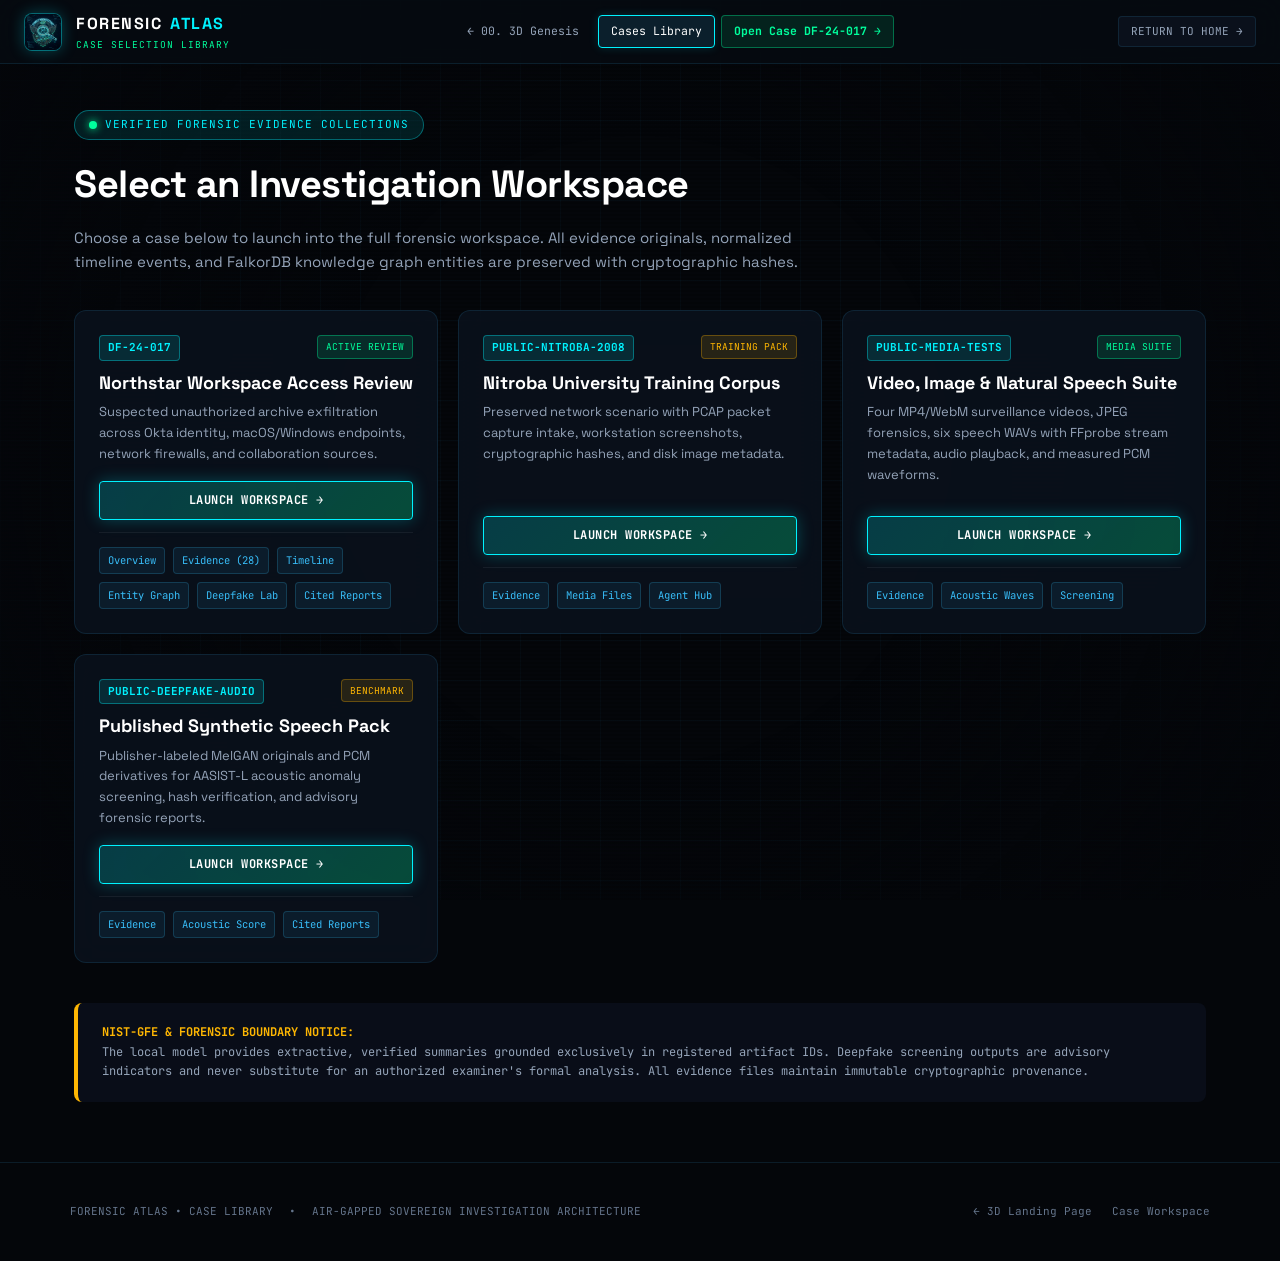
<file: landing-page/cases.html>
<!DOCTYPE html>
<html lang="en">
<head>
  <meta charset="UTF-8">
  <meta name="viewport" content="width=device-width, initial-scale=1.0">
  <title>Forensic Atlas — Case Selection Library</title>
  <meta name="description" content="Explore digital forensics test cases across identity, endpoint, network, and audio-visual media in Forensic Atlas.">
  
  <!-- Fonts -->
  <link rel="preconnect" href="https://fonts.googleapis.com">
  <link rel="preconnect" href="https://fonts.gstatic.com" crossorigin>
  <link href="https://fonts.googleapis.com/css2?family=JetBrains+Mono:wght@400;500;600;700;800&family=Space+Grotesk:wght@400;500;600;700;800&display=swap" rel="stylesheet">
  
  <!-- Cyber Styling -->
  <link rel="stylesheet" href="frontpage.css">
  
  <style>
    .case-library-container {
      max-width: 1180px;
      margin: 0 auto;
      padding: 110px 24px 60px;
      position: relative;
      z-index: 10;
    }

    .library-header {
      margin-bottom: 36px;
    }

    .library-badge {
      display: inline-flex;
      align-items: center;
      gap: 8px;
      padding: 5px 14px;
      border-radius: 999px;
      background: rgba(0, 242, 254, 0.1);
      border: 1px solid var(--border-glow);
      font-family: var(--font-mono);
      font-size: 11px;
      color: var(--color-cyan);
      letter-spacing: 1px;
      margin-bottom: 14px;
    }

    .library-title {
      font-size: 38px;
      font-weight: 800;
      color: #fff;
      letter-spacing: -0.5px;
      margin-bottom: 12px;
    }

    .library-desc {
      font-size: 15px;
      color: var(--text-secondary);
      max-width: 760px;
      line-height: 1.6;
    }

    .cases-grid-layout {
      display: grid;
      grid-template-columns: repeat(auto-fit, minmax(320px, 1fr));
      gap: 20px;
      margin-top: 30px;
    }

    .case-card {
      background: var(--bg-card);
      border: 1px solid var(--border-subtle);
      border-radius: 12px;
      padding: 24px;
      backdrop-filter: blur(16px);
      transition: var(--transition-smooth);
      display: flex;
      flex-direction: column;
      justify-content: space-between;
      gap: 16px;
      position: relative;
      overflow: hidden;
    }

    .case-card:hover {
      border-color: var(--border-glow);
      transform: translateY(-3px);
      box-shadow: 0 16px 36px rgba(0, 242, 254, 0.14);
    }

    .case-card-header {
      display: flex;
      align-items: flex-start;
      justify-content: space-between;
      gap: 12px;
    }

    .case-id-tag {
      font-family: var(--font-mono);
      font-size: 11px;
      font-weight: 700;
      padding: 3px 8px;
      border-radius: 4px;
      background: rgba(0, 242, 254, 0.12);
      border: 1px solid var(--border-glow);
      color: var(--color-cyan);
    }

    .case-status-badge {
      font-family: var(--font-mono);
      font-size: 9.5px;
      padding: 3px 8px;
      border-radius: 4px;
      text-transform: uppercase;
    }

    .case-status-badge.active {
      background: rgba(0, 255, 157, 0.12);
      border: 1px solid var(--border-emerald-glow);
      color: var(--color-emerald);
    }

    .case-status-badge.training {
      background: rgba(255, 183, 3, 0.12);
      border: 1px solid rgba(255, 183, 3, 0.3);
      color: var(--color-amber);
    }

    .case-name {
      font-size: 18px;
      font-weight: 700;
      color: #fff;
      line-height: 1.3;
    }

    .case-summary {
      font-size: 13px;
      color: var(--text-secondary);
      line-height: 1.6;
    }

    .case-nav-links {
      display: flex;
      flex-wrap: wrap;
      gap: 8px;
      padding-top: 14px;
      border-top: 1px solid rgba(255, 255, 255, 0.06);
    }

    .case-nav-btn {
      font-family: var(--font-mono);
      font-size: 10.5px;
      color: var(--color-blue);
      text-decoration: none;
      padding: 4px 8px;
      border-radius: 4px;
      background: rgba(56, 189, 248, 0.08);
      border: 1px solid rgba(56, 189, 248, 0.2);
      transition: var(--transition-fast);
    }

    .case-nav-btn:hover {
      color: #fff;
      background: rgba(0, 242, 254, 0.2);
      border-color: var(--color-cyan);
    }

    .coverage-notice-callout {
      margin-top: 40px;
      padding: 20px 24px;
      border-radius: 8px;
      background: rgba(12, 18, 30, 0.7);
      border-left: 4px solid var(--color-amber);
      font-family: var(--font-mono);
      font-size: 12px;
      color: var(--text-secondary);
      line-height: 1.65;
    }

    .coverage-notice-callout strong {
      color: var(--color-amber);
    }
  </style>
</head>
<body>

  <!-- Cyber Grid & Scanline Layers -->
  <div class="cyber-grid"></div>
  <div class="cyber-scanlines"></div>
  <div class="vignette"></div>

  <!-- ── FIXED TOP NAVIGATION ── -->
  <header class="top-nav">
    <a href="index.html" class="brand-block">
      <div class="brand-icon">
        <img src="forensic_atlas_badge.jpg" alt="Forensic Atlas Badge">
      </div>
      <div class="brand-text">
        <h1>Forensic <span>Atlas</span></h1>
        <div class="sub">CASE SELECTION LIBRARY</div>
      </div>
    </a>

    <nav class="nav-modules-strip">
      <a href="index.html" class="nav-module-link">
        <span>&larr; 00. 3D Genesis</span>
      </a>
      <a href="cases.html" class="nav-module-link active">
        <span>Cases Library</span>
      </a>
      <a href="workspace.html?case=DF-24-017" class="nav-module-link highlight">
        <span>Open Case DF-24-017 &rarr;</span>
      </a>
    </nav>

    <div class="nav-actions">
      <a href="index.html" class="bw-btn" style="text-decoration: none;">
        <span>RETURN TO HOME &rarr;</span>
      </a>
    </div>
  </header>

  <!-- ── CASE LIBRARY CONTENT ── -->
  <main class="case-library-container">
    <div class="library-header">
      <div class="library-badge">
        <span class="intro-dot"></span>
        <span>VERIFIED FORENSIC EVIDENCE COLLECTIONS</span>
      </div>
      <h1 class="library-title">Select an Investigation Workspace</h1>
      <p class="library-desc">
        Choose a case below to launch into the full forensic workspace. All evidence originals, normalized timeline events, and FalkorDB knowledge graph entities are preserved with cryptographic hashes.
      </p>
    </div>

    <div class="cases-grid-layout">
      <!-- Case 1: Northstar -->
      <article class="case-card">
        <div>
          <div class="case-card-header">
            <span class="case-id-tag">DF-24-017</span>
            <span class="case-status-badge active">ACTIVE REVIEW</span>
          </div>
          <h2 class="case-name" style="margin-top: 10px;">Northstar Workspace Access Review</h2>
          <p class="case-summary" style="margin-top: 8px;">
            Suspected unauthorized archive exfiltration across Okta identity, macOS/Windows endpoints, network firewalls, and collaboration sources.
          </p>
        </div>

        <div>
          <a href="workspace.html?case=DF-24-017" class="surge-btn" style="width: 100%; justify-content: center; margin-bottom: 12px; text-decoration: none;">
            <span>LAUNCH WORKSPACE &rarr;</span>
          </a>
          <div class="case-nav-links">
            <a href="workspace.html?case=DF-24-017#overview" class="case-nav-btn">Overview</a>
            <a href="workspace.html?case=DF-24-017#evidence" class="case-nav-btn">Evidence (28)</a>
            <a href="workspace.html?case=DF-24-017#timeline" class="case-nav-btn">Timeline</a>
            <a href="workspace.html?case=DF-24-017#entities" class="case-nav-btn">Entity Graph</a>
            <a href="workspace.html?case=DF-24-017#deepfake" class="case-nav-btn">Deepfake Lab</a>
            <a href="workspace.html?case=DF-24-017#reports" class="case-nav-btn">Cited Reports</a>
          </div>
        </div>
      </article>

      <!-- Case 2: Nitroba -->
      <article class="case-card">
        <div>
          <div class="case-card-header">
            <span class="case-id-tag">PUBLIC-NITROBA-2008</span>
            <span class="case-status-badge training">TRAINING PACK</span>
          </div>
          <h2 class="case-name" style="margin-top: 10px;">Nitroba University Training Corpus</h2>
          <p class="case-summary" style="margin-top: 8px;">
            Preserved network scenario with PCAP packet capture intake, workstation screenshots, cryptographic hashes, and disk image metadata.
          </p>
        </div>

        <div>
          <a href="workspace.html?case=PUBLIC-NITROBA-2008" class="surge-btn" style="width: 100%; justify-content: center; margin-bottom: 12px; text-decoration: none;">
            <span>LAUNCH WORKSPACE &rarr;</span>
          </a>
          <div class="case-nav-links">
            <a href="workspace.html?case=PUBLIC-NITROBA-2008#evidence" class="case-nav-btn">Evidence</a>
            <a href="workspace.html?case=PUBLIC-NITROBA-2008#media" class="case-nav-btn">Media Files</a>
            <a href="workspace.html?case=PUBLIC-NITROBA-2008#agents" class="case-nav-btn">Agent Hub</a>
          </div>
        </div>
      </article>

      <!-- Case 3: Public Media Tests -->
      <article class="case-card">
        <div>
          <div class="case-card-header">
            <span class="case-id-tag">PUBLIC-MEDIA-TESTS</span>
            <span class="case-status-badge active">MEDIA SUITE</span>
          </div>
          <h2 class="case-name" style="margin-top: 10px;">Video, Image &amp; Natural Speech Suite</h2>
          <p class="case-summary" style="margin-top: 8px;">
            Four MP4/WebM surveillance videos, JPEG forensics, six speech WAVs with FFprobe stream metadata, audio playback, and measured PCM waveforms.
          </p>
        </div>

        <div>
          <a href="workspace.html?case=PUBLIC-MEDIA-TESTS" class="surge-btn" style="width: 100%; justify-content: center; margin-bottom: 12px; text-decoration: none;">
            <span>LAUNCH WORKSPACE &rarr;</span>
          </a>
          <div class="case-nav-links">
            <a href="workspace.html?case=PUBLIC-MEDIA-TESTS#evidence" class="case-nav-btn">Evidence</a>
            <a href="workspace.html?case=PUBLIC-MEDIA-TESTS#media" class="case-nav-btn">Acoustic Waves</a>
            <a href="workspace.html?case=PUBLIC-MEDIA-TESTS#deepfake" class="case-nav-btn">Screening</a>
          </div>
        </div>
      </article>

      <!-- Case 4: Deepfake Audio -->
      <article class="case-card">
        <div>
          <div class="case-card-header">
            <span class="case-id-tag">PUBLIC-DEEPFAKE-AUDIO</span>
            <span class="case-status-badge training">BENCHMARK</span>
          </div>
          <h2 class="case-name" style="margin-top: 10px;">Published Synthetic Speech Pack</h2>
          <p class="case-summary" style="margin-top: 8px;">
            Publisher-labeled MelGAN originals and PCM derivatives for AASIST-L acoustic anomaly screening, hash verification, and advisory forensic reports.
          </p>
        </div>

        <div>
          <a href="workspace.html?case=PUBLIC-DEEPFAKE-AUDIO" class="surge-btn" style="width: 100%; justify-content: center; margin-bottom: 12px; text-decoration: none;">
            <span>LAUNCH WORKSPACE &rarr;</span>
          </a>
          <div class="case-nav-links">
            <a href="workspace.html?case=PUBLIC-DEEPFAKE-AUDIO#evidence" class="case-nav-btn">Evidence</a>
            <a href="workspace.html?case=PUBLIC-DEEPFAKE-AUDIO#deepfake" class="case-nav-btn">Acoustic Score</a>
            <a href="workspace.html?case=PUBLIC-DEEPFAKE-AUDIO#reports" class="case-nav-btn">Cited Reports</a>
          </div>
        </div>
      </article>
    </div>

    <!-- NIST Forensic Restraint Notice -->
    <div class="coverage-notice-callout">
      <strong>NIST-GFE &amp; FORENSIC BOUNDARY NOTICE:</strong><br>
      The local model provides extractive, verified summaries grounded exclusively in registered artifact IDs. Deepfake screening outputs are advisory indicators and never substitute for an authorized examiner's formal analysis. All evidence files maintain immutable cryptographic provenance.
    </div>
  </main>

  <!-- ── SITE FOOTER ── -->
  <footer class="site-footer">
    <div class="footer-left">
      <span>FORENSIC ATLAS &bull; CASE LIBRARY</span>
      <span>&bull;</span>
      <span>AIR-GAPPED SOVEREIGN INVESTIGATION ARCHITECTURE</span>
    </div>
    <div class="footer-right">
      <a href="index.html" class="footer-link">&larr; 3D Landing Page</a>
      <a href="workspace.html?case=DF-24-017" class="footer-link">Case Workspace</a>
    </div>
  </footer>

</body>
</html>
</file>
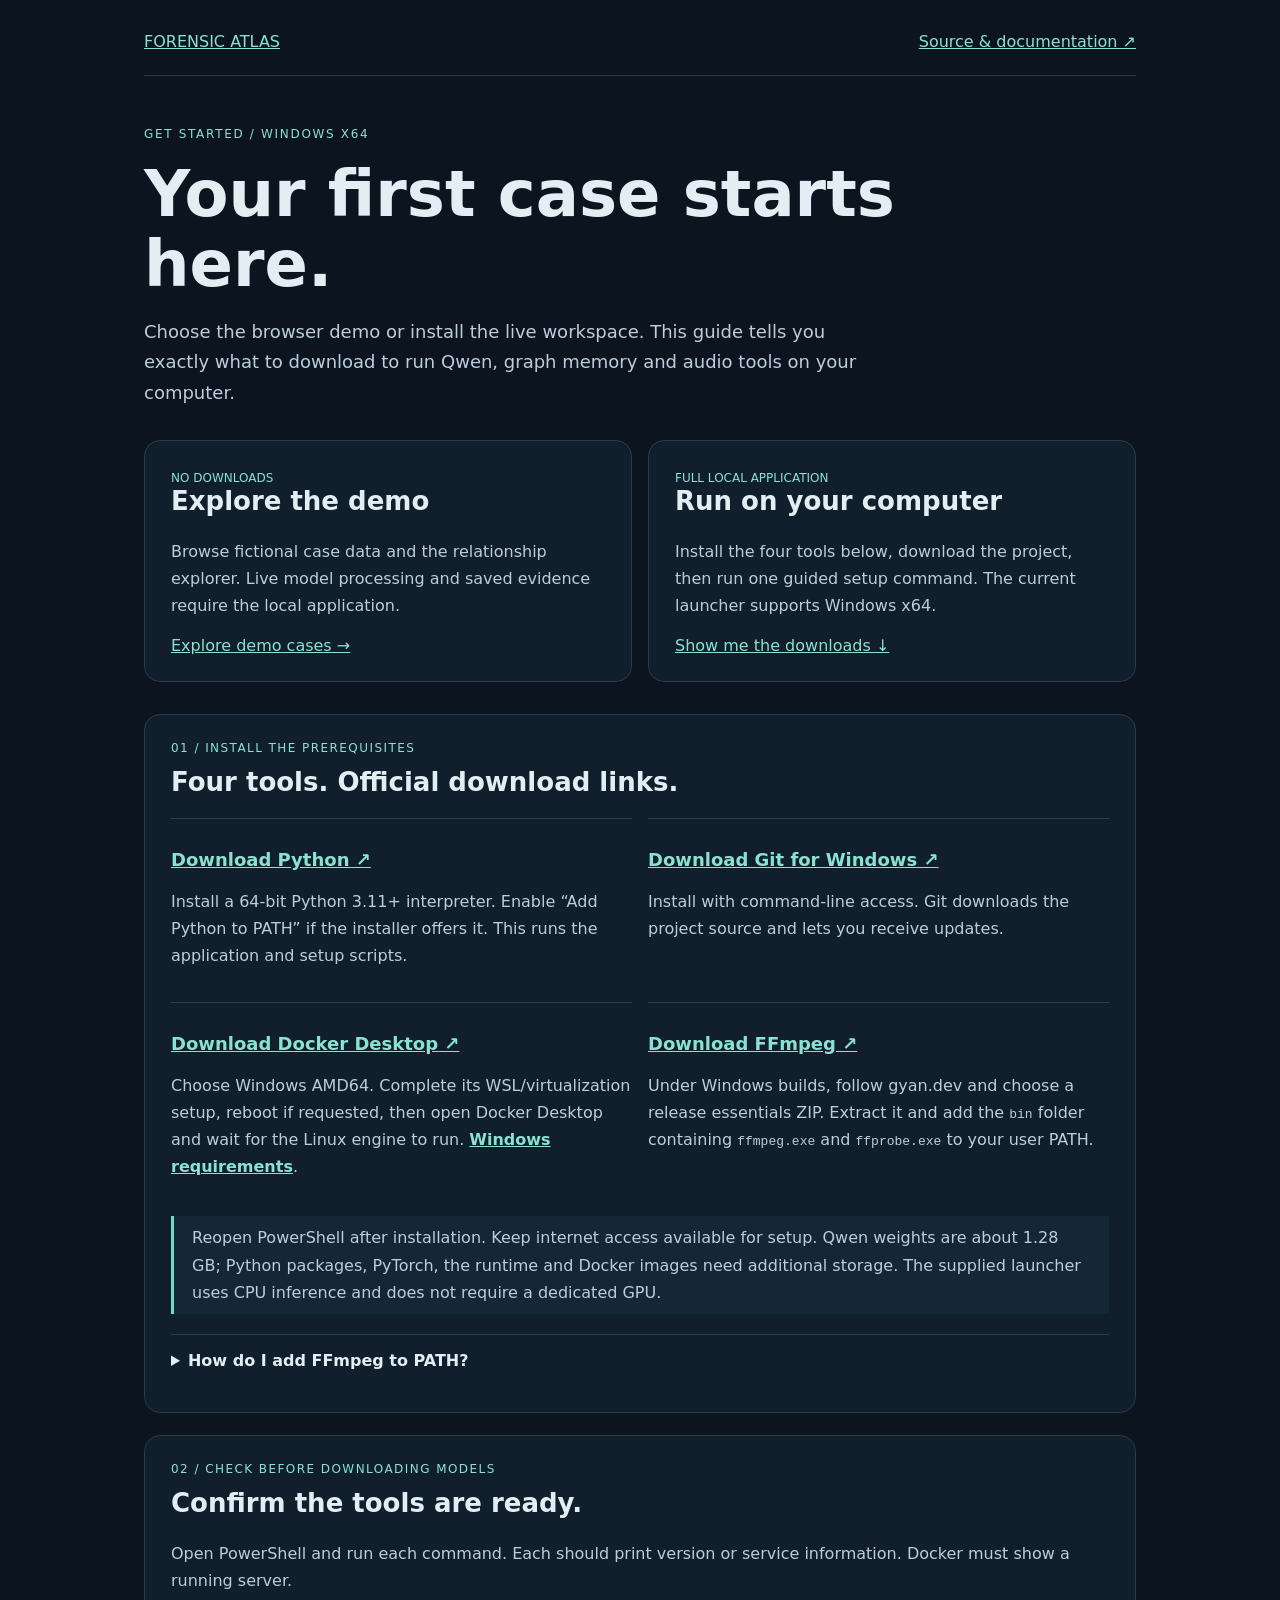
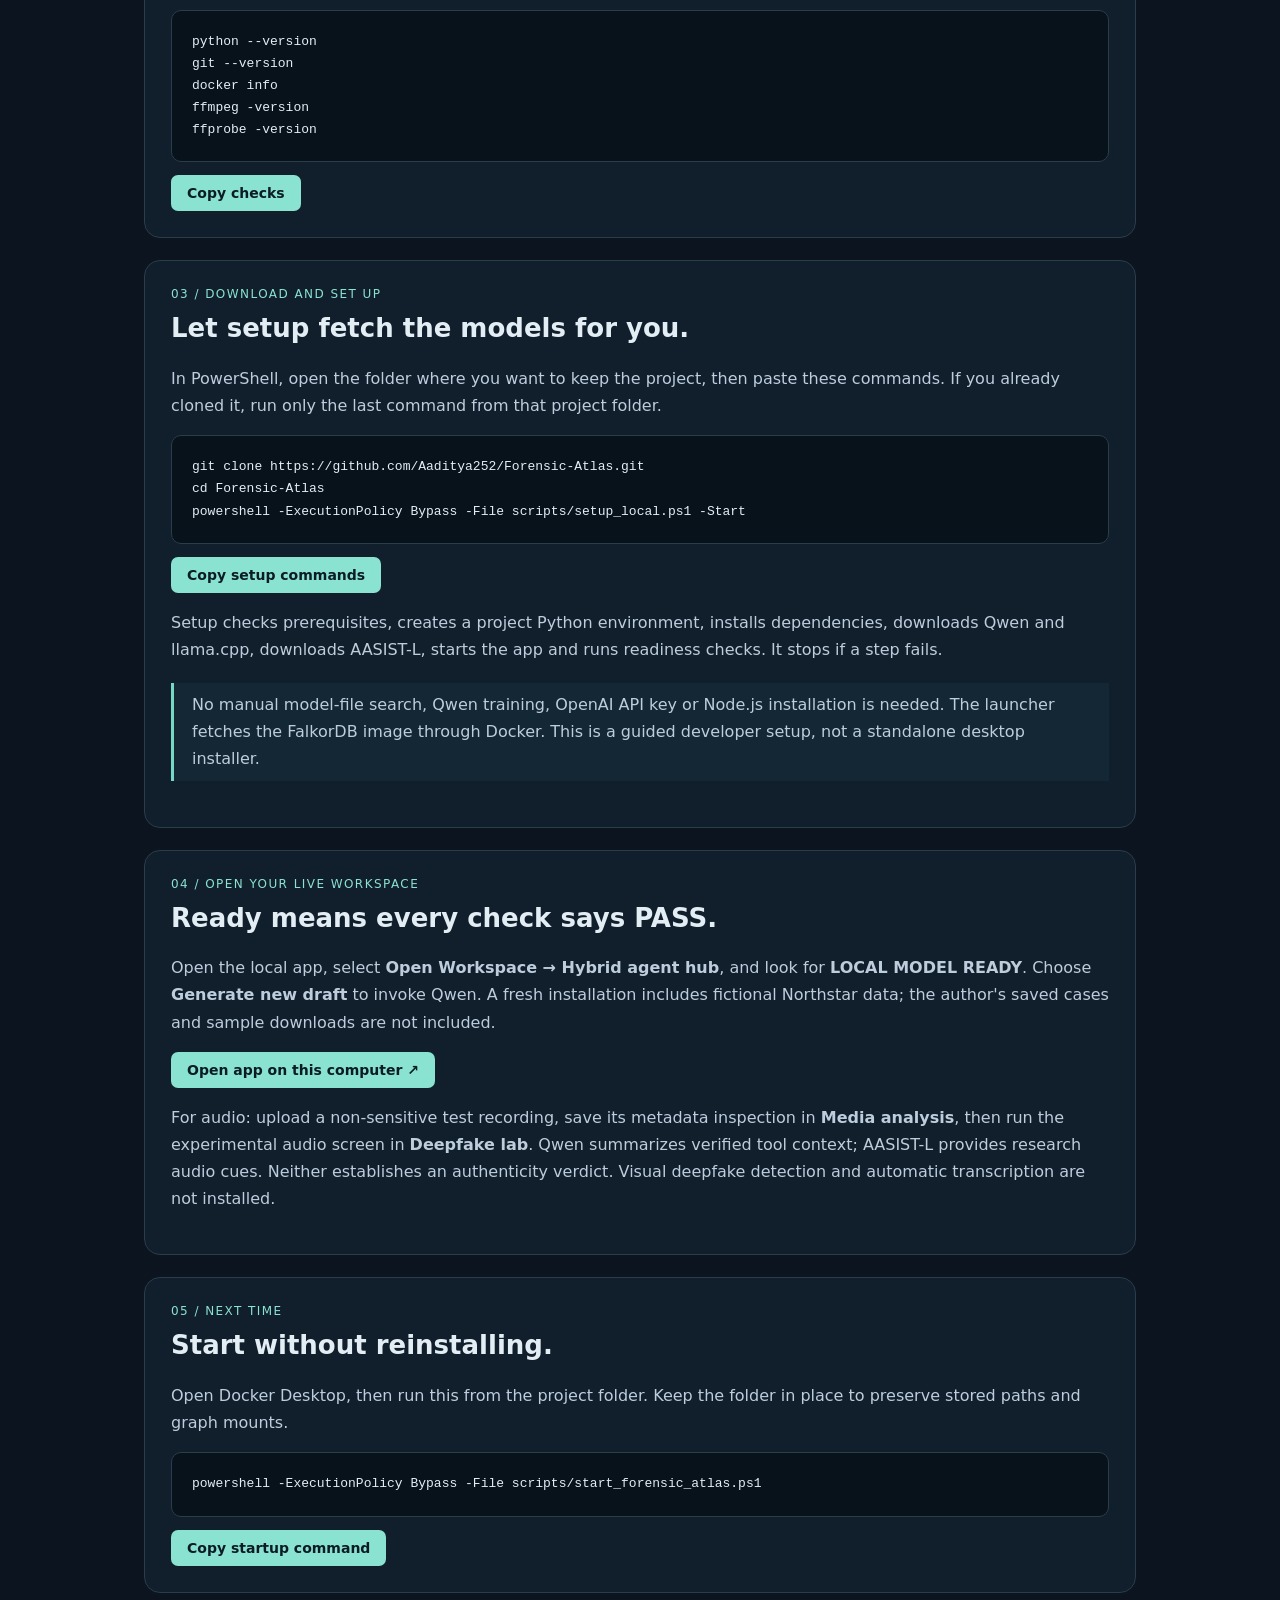
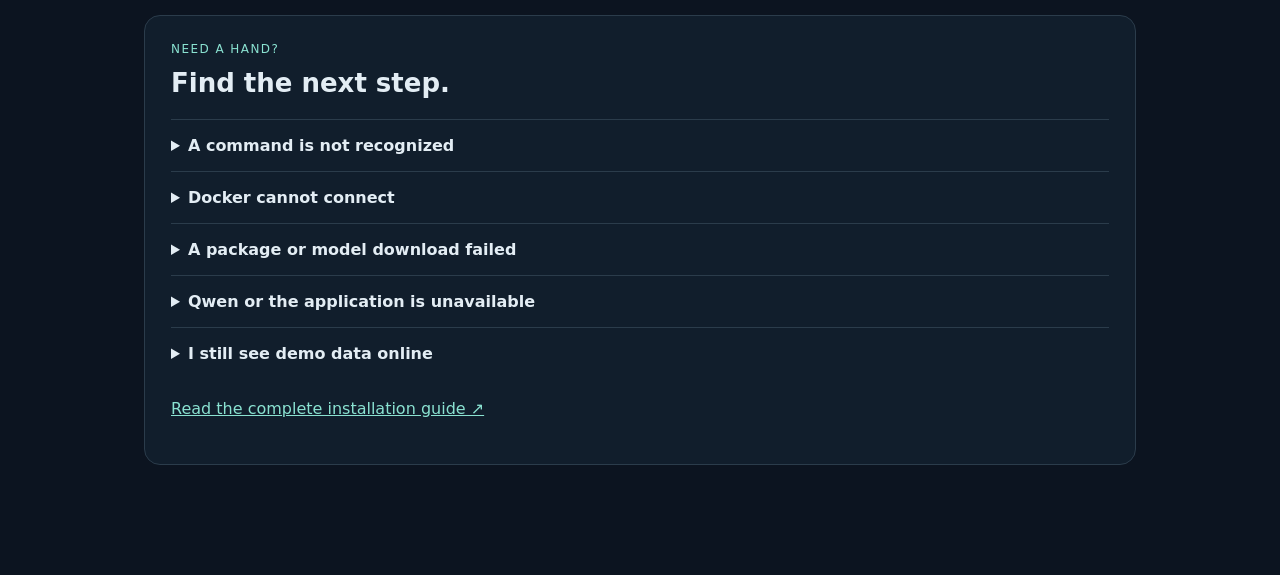
<file: landing-page/setup.html>
<!doctype html>
<html lang="en">
<head>
  <meta charset="utf-8"><meta name="viewport" content="width=device-width,initial-scale=1">
  <title>Install Forensic Atlas · Setup guide</title>
  <meta name="description" content="What to download and how to start local Qwen, graph memory and audio processing in Forensic Atlas.">
  <style>
    :root{color-scheme:dark;font-family:system-ui,sans-serif;background:#0c1420;color:#e3edf4}*{box-sizing:border-box}body{margin:0}a{color:#8ae2d1}a:focus-visible,button:focus-visible{outline:3px solid #a8f2e2;outline-offset:4px}main{max-width:1040px;margin:auto;padding:32px 24px 80px}nav{display:flex;justify-content:space-between;gap:20px;border-bottom:1px solid #2b3c4b;padding-bottom:24px}.eyebrow{color:#8ae2d1;font-size:12px;letter-spacing:.14em;text-transform:uppercase;margin-top:48px}h1{font-size:clamp(36px,6vw,64px);line-height:1.08;max-width:800px;margin:16px 0}h2{font-size:26px;margin-top:0}h3{font-size:18px}p,li{line-height:1.7;color:#bdcddc}.intro{max-width:740px;font-size:18px}.choices,.downloads{display:grid;grid-template-columns:repeat(2,minmax(0,1fr));gap:16px}.card,section.step{border:1px solid #2b3c4b;border-radius:16px;padding:26px;background:#111e2c}.choices{margin:32px 0}.badge{font-size:12px;color:#8ae2d1}.step{margin-top:22px}.step-label{font-size:12px;letter-spacing:.12em;color:#8ae2d1;display:block;margin-bottom:12px}.download{border-top:1px solid #2b3c4b;padding-top:12px}.download a{font-weight:650}.note{border-left:3px solid #73d8c4;padding:8px 18px;background:#142735;margin:20px 0}pre{white-space:pre-wrap;overflow-wrap:anywhere;background:#08121b;border:1px solid #2b3c4b;border-radius:10px;padding:20px;line-height:1.7;font-size:13px}button,.button{display:inline-block;background:#8ae2d1;color:#0b1c25;border:0;border-radius:7px;padding:10px 16px;font:600 14px system-ui;cursor:pointer;text-decoration:none}details{padding:16px 0;border-top:1px solid #2b3c4b}summary{cursor:pointer;font-weight:600}.foot{margin-top:30px;font-size:13px}@media(max-width:650px){.choices,.downloads{grid-template-columns:1fr}.card,section.step{padding:20px}}
  </style>
</head>
<body><main>
  <nav><a href="/">FORENSIC ATLAS</a><a href="https://github.com/Aaditya252/Forensic-Atlas">Source & documentation ↗</a></nav>
  <p class="eyebrow">Get started / Windows x64</p>
  <h1>Your first case starts here.</h1>
  <p class="intro">Choose the browser demo or install the live workspace. This guide tells you exactly what to download to run Qwen, graph memory and audio tools on your computer.</p>
  <div class="choices">
    <article class="card"><span class="badge">NO DOWNLOADS</span><h2>Explore the demo</h2><p>Browse fictional case data and the relationship explorer. Live model processing and saved evidence require the local application.</p><a href="cases.html">Explore demo cases →</a></article>
    <article class="card"><span class="badge">FULL LOCAL APPLICATION</span><h2>Run on your computer</h2><p>Install the four tools below, download the project, then run one guided setup command. The current launcher supports Windows x64.</p><a href="#downloads">Show me the downloads ↓</a></article>
  </div>
  <section class="step" id="downloads"><span class="step-label">01 / INSTALL THE PREREQUISITES</span><h2>Four tools. Official download links.</h2>
    <div class="downloads">
      <div class="download"><h3><a href="https://www.python.org/downloads/windows/" target="_blank" rel="noopener">Download Python ↗</a></h3><p>Install a 64-bit Python 3.11+ interpreter. Enable “Add Python to PATH” if the installer offers it. This runs the application and setup scripts.</p></div>
      <div class="download"><h3><a href="https://git-scm.com/downloads/win" target="_blank" rel="noopener">Download Git for Windows ↗</a></h3><p>Install with command-line access. Git downloads the project source and lets you receive updates.</p></div>
      <div class="download"><h3><a href="https://www.docker.com/products/docker-desktop/" target="_blank" rel="noopener">Download Docker Desktop ↗</a></h3><p>Choose Windows AMD64. Complete its WSL/virtualization setup, reboot if requested, then open Docker Desktop and wait for the Linux engine to run. <a href="https://docs.docker.com/desktop/setup/install/windows-install/">Windows requirements</a>.</p></div>
      <div class="download"><h3><a href="https://ffmpeg.org/download.html" target="_blank" rel="noopener">Download FFmpeg ↗</a></h3><p>Under Windows builds, follow gyan.dev and choose a release essentials ZIP. Extract it and add the <code>bin</code> folder containing <code>ffmpeg.exe</code> and <code>ffprobe.exe</code> to your user PATH.</p></div>
    </div>
    <p class="note">Reopen PowerShell after installation. Keep internet access available for setup. Qwen weights are about 1.28 GB; Python packages, PyTorch, the runtime and Docker images need additional storage. The supplied launcher uses CPU inference and does not require a dedicated GPU.</p>
    <details><summary>How do I add FFmpeg to PATH?</summary><p>Search Windows for “Edit environment variables for your account.” Choose Path → Edit → New, add the extracted FFmpeg bin folder, and save. Open a new PowerShell window. Device restrictions may require help from your administrator.</p></details>
  </section>
  <section class="step"><span class="step-label">02 / CHECK BEFORE DOWNLOADING MODELS</span><h2>Confirm the tools are ready.</h2><p>Open PowerShell and run each command. Each should print version or service information. Docker must show a running server.</p>
    <pre id="tools">python --version
git --version
docker info
ffmpeg -version
ffprobe -version</pre><button type="button" data-copy="tools">Copy checks</button>
  </section>
  <section class="step"><span class="step-label">03 / DOWNLOAD AND SET UP</span><h2>Let setup fetch the models for you.</h2><p>In PowerShell, open the folder where you want to keep the project, then paste these commands. If you already cloned it, run only the last command from that project folder.</p>
    <pre id="install">git clone https://github.com/Aaditya252/Forensic-Atlas.git
cd Forensic-Atlas
powershell -ExecutionPolicy Bypass -File scripts/setup_local.ps1 -Start</pre><button type="button" data-copy="install">Copy setup commands</button>
    <p>Setup checks prerequisites, creates a project Python environment, installs dependencies, downloads Qwen and llama.cpp, downloads AASIST-L, starts the app and runs readiness checks. It stops if a step fails.</p>
    <p class="note">No manual model-file search, Qwen training, OpenAI API key or Node.js installation is needed. The launcher fetches the FalkorDB image through Docker. This is a guided developer setup, not a standalone desktop installer.</p>
  </section>
  <section class="step"><span class="step-label">04 / OPEN YOUR LIVE WORKSPACE</span><h2>Ready means every check says PASS.</h2><p>Open the local app, select <strong>Open Workspace → Hybrid agent hub</strong>, and look for <strong>LOCAL MODEL READY</strong>. Choose <strong>Generate new draft</strong> to invoke Qwen. A fresh installation includes fictional Northstar data; the author's saved cases and sample downloads are not included.</p>
    <a class="button" href="http://127.0.0.1:8100/" target="_blank" rel="noopener">Open app on this computer ↗</a>
    <p>For audio: upload a non-sensitive test recording, save its metadata inspection in <strong>Media analysis</strong>, then run the experimental audio screen in <strong>Deepfake lab</strong>. Qwen summarizes verified tool context; AASIST-L provides research audio cues. Neither establishes an authenticity verdict. Visual deepfake detection and automatic transcription are not installed.</p>
  </section>
  <section class="step"><span class="step-label">05 / NEXT TIME</span><h2>Start without reinstalling.</h2><p>Open Docker Desktop, then run this from the project folder. Keep the folder in place to preserve stored paths and graph mounts.</p>
    <pre id="start">powershell -ExecutionPolicy Bypass -File scripts/start_forensic_atlas.ps1</pre><button type="button" data-copy="start">Copy startup command</button>
  </section>
  <section class="step"><span class="step-label">NEED A HAND?</span><h2>Find the next step.</h2>
    <details><summary>A command is not recognized</summary><p>Check that the tool is installed and available on PATH, then open a new PowerShell window. If Python opens the Store, install/configure the real interpreter first.</p></details>
    <details><summary>Docker cannot connect</summary><p>Open Docker Desktop and complete any setup or reboot it requests. Wait for its Linux engine, then retry <code>docker info</code>.</p></details>
    <details><summary>A package or model download failed</summary><p>Read the error, check internet access, disk capacity and network restrictions, then rerun setup. Do not use a different model file to bypass a checksum mismatch.</p></details>
    <details><summary>Qwen or the application is unavailable</summary><p>Run the startup command. Inspect <code>output/llm.stderr.log</code> for the model and <code>output/api.stderr.log</code> for the app. Run <code>.\.venv\Scripts\python.exe scripts/deployment_preflight.py</code> for health checks.</p></details>
    <details><summary>I still see demo data online</summary><p>The public Vercel site is the demo. Use <code>http://127.0.0.1:8100/</code> on the same computer where you installed the full application. Local links do not connect visitors to the author's laptop.</p></details>
    <p><a href="https://github.com/Aaditya252/Forensic-Atlas/blob/main/docs/GETTING_STARTED.md">Read the complete installation guide ↗</a></p>
  </section>
  <p class="foot" id="copy-status" role="status" aria-live="polite"></p>
  <script>
    document.addEventListener('click',async event=>{const button=event.target.closest('[data-copy]');if(!button)return;const text=document.getElementById(button.dataset.copy).textContent;try{await navigator.clipboard.writeText(text);document.getElementById('copy-status').textContent='Commands copied. Paste them into PowerShell.';}catch{document.getElementById('copy-status').textContent='Copy unavailable. Select the commands above and copy them manually.';}});
  </script>
</main></body></html>
</file>
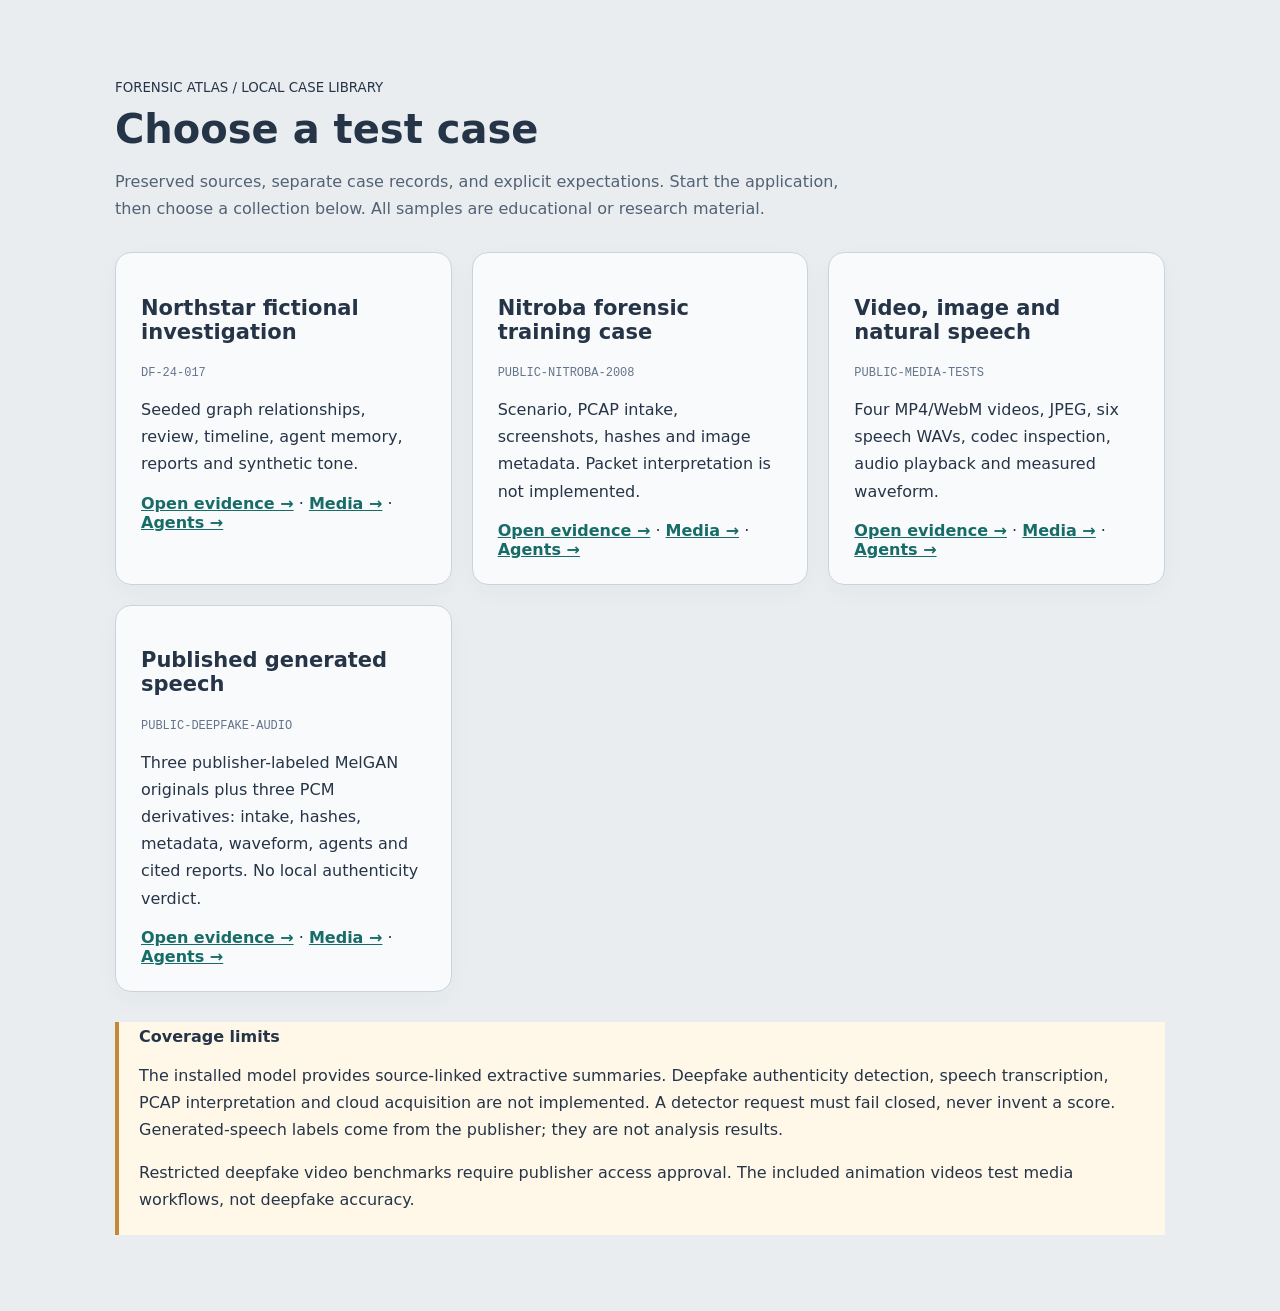
<file: ui-prototype/cases.html>
<!doctype html><html lang="en"><meta charset="utf-8"><meta name="viewport" content="width=device-width,initial-scale=1"><title>Forensic Atlas · Case library</title><style>body{margin:0;background:#e9edf0;color:#263448;font:16px system-ui;padding:clamp(20px,6vw,80px)}main{max-width:1050px;margin:auto}h1{font-size:40px;margin:10px 0}header p{max-width:750px;line-height:1.7;color:#526174}.grid{display:grid;grid-template-columns:repeat(auto-fit,minmax(280px,1fr));gap:20px;margin:30px 0}article{background:#f9fafb;border:1px solid #cad3db;border-radius:16px;padding:25px;box-shadow:0 8px 25px #24334908}h2{font-size:21px}p{line-height:1.7}a{color:#176c68;font-weight:600}a:focus-visible{outline:3px solid #179c91}code{font-size:12px;color:#64748b}aside{border-left:4px solid #c08a36;padding:5px 20px;background:#fff8e9}</style><main><header><small>FORENSIC ATLAS / LOCAL CASE LIBRARY</small><h1>Choose a test case</h1><p>Preserved sources, separate case records, and explicit expectations. Start the application, then choose a collection below. All samples are educational or research material.</p></header><section class="grid"><article><h2>Northstar fictional investigation</h2><code>DF-24-017</code><p>Seeded graph relationships, review, timeline, agent memory, reports and synthetic tone.</p><a href="/?case=DF-24-017#evidence">Open evidence →</a> · <a href="/?case=DF-24-017#media">Media →</a> · <a href="/?case=DF-24-017#agents">Agents →</a></article><article><h2>Nitroba forensic training case</h2><code>PUBLIC-NITROBA-2008</code><p>Scenario, PCAP intake, screenshots, hashes and image metadata. Packet interpretation is not implemented.</p><a href="/?case=PUBLIC-NITROBA-2008#evidence">Open evidence →</a> · <a href="/?case=PUBLIC-NITROBA-2008#media">Media →</a> · <a href="/?case=PUBLIC-NITROBA-2008#agents">Agents →</a></article><article><h2>Video, image and natural speech</h2><code>PUBLIC-MEDIA-TESTS</code><p>Four MP4/WebM videos, JPEG, six speech WAVs, codec inspection, audio playback and measured waveform.</p><a href="/?case=PUBLIC-MEDIA-TESTS#evidence">Open evidence →</a> · <a href="/?case=PUBLIC-MEDIA-TESTS#media">Media →</a> · <a href="/?case=PUBLIC-MEDIA-TESTS#agents">Agents →</a></article><article><h2>Published generated speech</h2><code>PUBLIC-DEEPFAKE-AUDIO</code><p>Three publisher-labeled MelGAN originals plus three PCM derivatives: intake, hashes, metadata, waveform, agents and cited reports. No local authenticity verdict.</p><a href="/?case=PUBLIC-DEEPFAKE-AUDIO#evidence">Open evidence →</a> · <a href="/?case=PUBLIC-DEEPFAKE-AUDIO#media">Media →</a> · <a href="/?case=PUBLIC-DEEPFAKE-AUDIO#agents">Agents →</a></article></section><aside><strong>Coverage limits</strong><p>The installed model provides source-linked extractive summaries. Deepfake authenticity detection, speech transcription, PCAP interpretation and cloud acquisition are not implemented. A detector request must fail closed, never invent a score. Generated-speech labels come from the publisher; they are not analysis results.</p><p>Restricted deepfake video benchmarks require publisher access approval. The included animation videos test media workflows, not deepfake accuracy.</p></aside></main></html>
</file>
<file: landing-page/frontpage.css>
/* ==========================================================================
   FORENSIC ATLAS — SOVEREIGN DIGITAL FORENSICS INTELLIGENCE
   Design System & Cybernetic HUD Stylesheet
   ========================================================================== */

:root {
  --bg-darkest: #04060a;
  --bg-primary: #070b12;
  --bg-surface: #0c121e;
  --bg-surface-elevated: #111a2b;
  --bg-card: rgba(11, 19, 31, 0.75);
  --bg-card-hover: rgba(16, 27, 45, 0.88);
  --bg-glass: rgba(8, 14, 24, 0.65);
  
  --border-subtle: rgba(56, 189, 248, 0.12);
  --border-glow: rgba(0, 242, 254, 0.35);
  --border-emerald-glow: rgba(0, 255, 157, 0.35);
  --border-alert: rgba(255, 51, 102, 0.4);

  --color-cyan: #00f2fe;
  --color-cyan-glow: rgba(0, 242, 254, 0.45);
  --color-blue: #38bdf8;
  --color-emerald: #00ff9d;
  --color-emerald-glow: rgba(0, 255, 157, 0.4);
  --color-amber: #ffb703;
  --color-crimson: #ff3366;
  --color-purple: #a855f7;
  --color-indigo: #6366f1;

  --text-main: #f1f5f9;
  --text-secondary: #94a3b8;
  --text-muted: #64748b;
  --text-code: #38bdf8;

  --font-mono: 'JetBrains Mono', 'Fira Code', monospace;
  --font-sans: 'Space Grotesk', -apple-system, BlinkMacSystemFont, 'Segoe UI', Roboto, sans-serif;

  --nav-height: 64px;
  --transition-fast: 0.2s cubic-bezier(0.16, 1, 0.3, 1);
  --transition-smooth: 0.4s cubic-bezier(0.16, 1, 0.3, 1);
}

*, *::before, *::after {
  box-sizing: border-box;
  margin: 0;
  padding: 0;
}

html {
  scroll-behavior: smooth;
  background-color: var(--bg-darkest);
  color: var(--text-main);
  font-family: var(--font-sans);
  overflow-x: hidden;
  font-size: 15px;
  -webkit-font-smoothing: antialiased;
}

body {
  position: relative;
  min-height: 100vh;
  background: var(--bg-darkest);
  line-height: 1.6;
  overflow-x: hidden;
}

/* ── WebGL Canvas (Fixed Background) ── */
#webgl-canvas {
  position: fixed;
  top: 0;
  left: 0;
  width: 100vw;
  height: 100vh;
  z-index: 1;
  pointer-events: none;
}

/* ── Atmospheric Cyber Grid & Scanline Layers ── */
.cyber-grid {
  position: fixed;
  top: 0;
  left: 0;
  width: 100vw;
  height: 100vh;
  background-image: 
    linear-gradient(to right, rgba(56, 189, 248, 0.035) 1px, transparent 1px),
    linear-gradient(to bottom, rgba(56, 189, 248, 0.035) 1px, transparent 1px);
  background-size: 40px 40px;
  z-index: 2;
  pointer-events: none;
}

.cyber-scanlines {
  position: fixed;
  top: 0;
  left: 0;
  width: 100vw;
  height: 100vh;
  background: linear-gradient(rgba(18, 16, 16, 0) 50%, rgba(0, 0, 0, 0.25) 50%);
  background-size: 100% 4px;
  z-index: 3;
  pointer-events: none;
  opacity: 0.6;
}

.vignette {
  position: fixed;
  top: 0;
  left: 0;
  width: 100vw;
  height: 100vh;
  background: radial-gradient(circle at 50% 50%, transparent 40%, rgba(4, 6, 10, 0.85) 90%, #04060a 100%);
  z-index: 4;
  pointer-events: none;
}

/* ── TOP HUD NAVIGATION ── */
.top-nav {
  position: fixed;
  top: 0;
  left: 0;
  width: 100%;
  height: var(--nav-height);
  background: rgba(7, 11, 18, 0.82);
  backdrop-filter: blur(16px);
  -webkit-backdrop-filter: blur(16px);
  border-bottom: 1px solid var(--border-subtle);
  display: flex;
  align-items: center;
  justify-content: space-between;
  padding: 0 24px;
  z-index: 100;
  gap: 20px;
}

.brand-block {
  display: flex;
  align-items: center;
  gap: 14px;
  text-decoration: none;
  color: inherit;
  flex-shrink: 0;
}

.brand-icon {
  width: 38px;
  height: 38px;
  border-radius: 8px;
  border: 1px solid var(--border-glow);
  background: radial-gradient(circle at 30% 30%, rgba(0, 242, 254, 0.2), rgba(11, 19, 31, 0.9));
  box-shadow: 0 0 15px rgba(0, 242, 254, 0.25);
  display: flex;
  align-items: center;
  justify-content: center;
  overflow: hidden;
}

.brand-icon img {
  width: 100%;
  height: 100%;
  object-fit: cover;
}

.brand-icon svg {
  width: 22px;
  height: 22px;
  fill: none;
  stroke: var(--color-cyan);
}

.brand-text h1 {
  font-size: 16px;
  font-weight: 800;
  letter-spacing: 1.5px;
  color: #fff;
  text-transform: uppercase;
  display: flex;
  align-items: center;
  gap: 8px;
}

.brand-text h1 span {
  color: var(--color-cyan);
}

.brand-text .sub {
  font-family: var(--font-mono);
  font-size: 9.5px;
  letter-spacing: 1px;
  color: var(--color-emerald);
  text-transform: uppercase;
}

/* Nav Modules Links */
.nav-modules-strip {
  display: flex;
  align-items: center;
  gap: 6px;
}

.nav-module-link {
  font-family: var(--font-mono);
  font-size: 11.5px;
  text-decoration: none;
  color: var(--text-secondary);
  padding: 6px 12px;
  border-radius: 4px;
  border: 1px solid transparent;
  transition: var(--transition-fast);
  white-space: nowrap;
}

.nav-module-link:hover {
  color: var(--color-cyan);
  background: rgba(0, 242, 254, 0.08);
  border-color: rgba(0, 242, 254, 0.25);
}

.nav-module-link.active {
  color: #fff;
  background: rgba(56, 189, 248, 0.12);
  border-color: var(--color-cyan);
  box-shadow: 0 0 10px rgba(0, 242, 254, 0.15);
}

.nav-module-link.highlight {
  color: var(--color-emerald);
  background: rgba(0, 255, 157, 0.1);
  border-color: rgba(0, 255, 157, 0.35);
  font-weight: 700;
}

.nav-module-link.highlight:hover {
  background: rgba(0, 255, 157, 0.2);
  box-shadow: 0 0 12px rgba(0, 255, 157, 0.3);
}

/* Telemetry Ticker */
.nav-ticker-strip {
  display: flex;
  align-items: center;
  gap: 16px;
  padding: 5px 12px;
  background: rgba(4, 6, 10, 0.6);
  border: 1px solid var(--border-subtle);
  border-radius: 6px;
  font-family: var(--font-mono);
  font-size: 10px;
}

.ticker-item {
  display: flex;
  align-items: center;
  gap: 6px;
  white-space: nowrap;
}

.ticker-label {
  color: var(--text-muted);
}

.ticker-val {
  color: var(--text-main);
  font-weight: 600;
}

.ticker-val.cyan { color: var(--color-cyan); }
.ticker-val.green { color: var(--color-emerald); }
.ticker-val.amber { color: var(--color-amber); }

.nav-actions {
  display: flex;
  align-items: center;
  gap: 10px;
  flex-shrink: 0;
}

/* Buttons */
.bw-btn {
  font-family: var(--font-mono);
  font-size: 11px;
  padding: 6px 12px;
  border-radius: 4px;
  background: rgba(12, 18, 30, 0.85);
  border: 1px solid var(--border-subtle);
  color: var(--text-secondary);
  cursor: pointer;
  display: inline-flex;
  align-items: center;
  gap: 6px;
  transition: var(--transition-fast);
}

.bw-btn:hover {
  color: #fff;
  border-color: var(--color-cyan);
  background: rgba(0, 242, 254, 0.1);
}

.bw-btn.active {
  color: var(--color-cyan);
  border-color: var(--border-glow);
  box-shadow: 0 0 10px rgba(0, 242, 254, 0.2);
}

.surge-btn {
  font-family: var(--font-mono);
  font-size: 12px;
  font-weight: 700;
  letter-spacing: 0.5px;
  text-decoration: none;
  padding: 9px 18px;
  border-radius: 4px;
  background: linear-gradient(135deg, rgba(0, 242, 254, 0.2), rgba(0, 255, 157, 0.25));
  border: 1px solid var(--color-cyan);
  color: #fff;
  cursor: pointer;
  display: inline-flex;
  align-items: center;
  gap: 8px;
  transition: var(--transition-smooth);
  box-shadow: 0 0 16px rgba(0, 242, 254, 0.25);
}

.surge-btn:hover {
  background: linear-gradient(135deg, rgba(0, 242, 254, 0.35), rgba(0, 255, 157, 0.45));
  box-shadow: 0 0 24px rgba(0, 255, 157, 0.4);
  transform: translateY(-1px);
}

.surge-btn.amber {
  background: linear-gradient(135deg, rgba(255, 183, 3, 0.2), rgba(255, 51, 102, 0.25));
  border-color: var(--color-amber);
  box-shadow: 0 0 16px rgba(255, 183, 3, 0.25);
}

.surge-btn.amber:hover {
  box-shadow: 0 0 24px rgba(255, 183, 3, 0.45);
}

/* ── FIXED VERTICAL LEVEL SCRUBBER (RIGHT) ── */
.vertical-scrubber {
  position: fixed;
  right: 24px;
  top: 50%;
  transform: translateY(-50%);
  display: flex;
  flex-direction: column;
  gap: 20px;
  z-index: 90;
  padding: 12px 0;
}

.scrubber-track {
  position: absolute;
  top: 14px;
  bottom: 14px;
  right: 5px;
  width: 2px;
  background: rgba(255, 255, 255, 0.1);
  z-index: 1;
}

.scrubber-fill {
  position: absolute;
  top: 0;
  left: 0;
  width: 100%;
  height: 0%;
  background: linear-gradient(to bottom, var(--color-cyan), var(--color-emerald));
  box-shadow: 0 0 8px var(--color-cyan);
  transition: height 0.15s ease-out;
}

.scrubber-item {
  position: relative;
  z-index: 2;
  background: transparent;
  border: none;
  cursor: pointer;
  display: flex;
  align-items: center;
  justify-content: flex-end;
  gap: 12px;
  outline: none;
}

.scrubber-tag {
  font-family: var(--font-mono);
  font-size: 10.5px;
  color: var(--text-muted);
  opacity: 0;
  transform: translateX(10px);
  transition: var(--transition-fast);
  white-space: nowrap;
  pointer-events: none;
  background: rgba(7, 11, 18, 0.9);
  padding: 3px 8px;
  border-radius: 4px;
  border: 1px solid var(--border-subtle);
}

.scrubber-item:hover .scrubber-tag,
.scrubber-item.active .scrubber-tag {
  opacity: 1;
  transform: translateX(0);
}

.scrubber-item.active .scrubber-tag {
  color: var(--color-cyan);
  border-color: var(--border-glow);
}

.scrubber-bullet {
  width: 12px;
  height: 12px;
  border-radius: 50%;
  background: var(--bg-darkest);
  border: 2px solid var(--text-muted);
  transition: var(--transition-fast);
  flex-shrink: 0;
}

.scrubber-item:hover .scrubber-bullet {
  border-color: var(--color-cyan);
  transform: scale(1.2);
}

.scrubber-item.active .scrubber-bullet {
  border-color: var(--color-emerald);
  background: var(--color-cyan);
  box-shadow: 0 0 12px var(--color-cyan);
  transform: scale(1.3);
}

/* ── MAIN SCROLL CONTAINER ── */
.scroll-container {
  position: relative;
  z-index: 10;
  width: 100%;
}

.level-section {
  min-height: 100vh;
  padding: 100px 70px 60px 50px;
  display: grid;
  grid-template-columns: 1fr 1.15fr;
  align-items: center;
  gap: 48px;
  position: relative;
}

.level-section.wide-section {
  grid-template-columns: 0.9fr 1.3fr;
}

/* ══════════════════════════════════════════════════════════════════
   HERO / INTRO SECTION (00)
   ══════════════════════════════════════════════════════════════════ */
.intro-section {
  display: flex;
  flex-direction: column;
  justify-content: center;
  align-items: center;
  text-align: center;
  min-height: 100vh;
  padding: 100px 24px 60px;
  gap: 24px;
}

.intro-badge {
  display: inline-flex;
  align-items: center;
  gap: 8px;
  padding: 6px 16px;
  border-radius: 999px;
  background: rgba(0, 242, 254, 0.08);
  border: 1px solid var(--border-glow);
  font-family: var(--font-mono);
  font-size: 11px;
  color: var(--color-cyan);
  letter-spacing: 1px;
  box-shadow: 0 0 18px rgba(0, 242, 254, 0.15);
}

.intro-dot {
  width: 8px;
  height: 8px;
  border-radius: 50%;
  background: var(--color-emerald);
  box-shadow: 0 0 8px var(--color-emerald);
  animation: pulse-dot 2s infinite ease-in-out;
}

@keyframes pulse-dot {
  0%, 100% { opacity: 1; transform: scale(1); }
  50% { opacity: 0.4; transform: scale(0.8); }
}

.setup-notice {
  display:flex;align-items:center;gap:18px;width:min(1050px,100%);
  margin:0 auto 30px;padding:20px 24px;text-align:left;
  background:rgba(8,29,39,.95);border:1px solid #55d6c2;border-radius:14px;
  box-shadow:0 8px 32px #0004;position:relative;z-index:2;flex-shrink:0;
}
.setup-notice-icon {display:grid;place-items:center;width:44px;height:44px;flex-shrink:0;border-radius:12px;background:#70e3ce;color:#10242d;font:700 27px system-ui;}
.setup-notice-copy {flex:1;min-width:0;}
.setup-notice-label {font:700 10px/1.5 'JetBrains Mono',monospace;letter-spacing:.12em;color:#8cf1dc;}
.setup-notice-copy h2 {margin:5px 0 6px;font:650 19px/1.3 'Space Grotesk',system-ui;color:#f0faf8;}
.setup-notice-copy p {margin:0;font:400 13px/1.6 system-ui;color:#c1d6de;max-width:660px;}
.setup-notice-button {display:inline-flex;gap:10px;align-items:center;justify-content:center;flex-shrink:0;padding:14px 18px;border-radius:8px;background:#8cf1dc;color:#09262c;text-decoration:none;font:700 13px/1.3 system-ui;transition:background .15s;}
.setup-notice-button:hover {background:#b6ffee;}
.setup-notice-button:focus-visible {outline:3px solid white;outline-offset:4px;}
@media(max-width:760px){.setup-notice{flex-wrap:wrap;padding:16px;gap:12px;margin-bottom:22px;}.setup-notice-icon{width:34px;height:34px;}.setup-notice-copy h2{font-size:17px;}.setup-notice-button{width:100%;}.setup-notice-copy{flex-basis:calc(100% - 48px);}}

.intro-hero-title {
  font-size: 58px;
  font-weight: 800;
  line-height: 1.08;
  letter-spacing: -1.5px;
  max-width: 960px;
  background: linear-gradient(135deg, #ffffff 40%, var(--color-cyan) 80%, var(--color-emerald) 100%);
  -webkit-background-clip: text;
  -webkit-text-fill-color: transparent;
  margin-top: 6px;
}

.intro-subtitle {
  font-size: 18px;
  font-weight: 400;
  color: var(--text-secondary);
  max-width: 720px;
  line-height: 1.6;
}

.intro-stats-bar {
  display: flex;
  flex-wrap: wrap;
  align-items: center;
  justify-content: center;
  gap: 28px;
  margin-top: 10px;
  padding: 16px 28px;
  border-radius: 12px;
  background: var(--bg-card);
  border: 1px solid var(--border-subtle);
  backdrop-filter: blur(12px);
}

.intro-stat-unit {
  text-align: left;
}

.intro-stat-unit .stat-num {
  font-family: var(--font-mono);
  font-size: 22px;
  font-weight: 800;
  color: #fff;
  display: flex;
  align-items: baseline;
  gap: 4px;
}

.intro-stat-unit .stat-num span {
  font-size: 13px;
  color: var(--color-cyan);
}

.intro-stat-unit .stat-lbl {
  font-family: var(--font-mono);
  font-size: 10px;
  color: var(--text-muted);
  letter-spacing: 0.5px;
}

.intro-actions-row {
  display: flex;
  align-items: center;
  justify-content: center;
  gap: 16px;
  margin-top: 8px;
}

.scroll-indicator-wrap {
  margin-top: 24px;
  display: flex;
  flex-direction: column;
  align-items: center;
  gap: 10px;
  cursor: pointer;
  opacity: 0.8;
  transition: var(--transition-fast);
}

.scroll-indicator-wrap:hover {
  opacity: 1;
}

.mouse-scroll-icon {
  width: 20px;
  height: 32px;
  border-radius: 10px;
  border: 2px solid var(--color-cyan);
  position: relative;
}

.mouse-wheel {
  position: absolute;
  top: 6px;
  left: 50%;
  transform: translateX(-50%);
  width: 4px;
  height: 6px;
  border-radius: 2px;
  background: var(--color-emerald);
  animation: scroll-wheel 1.6s infinite ease-out;
}

@keyframes scroll-wheel {
  0% { transform: translate(-50%, 0); opacity: 1; }
  100% { transform: translate(-50%, 12px); opacity: 0; }
}

.scroll-label {
  font-family: var(--font-mono);
  font-size: 10px;
  letter-spacing: 1.5px;
  color: var(--text-muted);
  text-transform: uppercase;
}

/* ══════════════════════════════════════════════════════════════════
   COMMON LEVEL COMPONENTS (LEFT PANE & RIGHT STAGE)
   ══════════════════════════════════════════════════════════════════ */
.level-info-pane {
  display: flex;
  flex-direction: column;
  gap: 18px;
  z-index: 10;
}

.level-header-tag {
  display: inline-flex;
  align-items: center;
  gap: 10px;
  font-family: var(--font-mono);
  font-size: 11px;
  letter-spacing: 1.5px;
  color: var(--color-cyan);
  text-transform: uppercase;
}

.level-num-badge {
  padding: 3px 8px;
  border-radius: 4px;
  background: rgba(0, 242, 254, 0.15);
  border: 1px solid var(--border-glow);
  color: #fff;
  font-weight: 800;
}

.level-title {
  font-size: 38px;
  font-weight: 800;
  line-height: 1.15;
  color: #ffffff;
  letter-spacing: -0.5px;
}

.level-title span {
  color: var(--color-cyan);
}

.level-desc {
  font-size: 15px;
  color: var(--text-secondary);
  line-height: 1.65;
}

.level-desc strong {
  color: #fff;
}

.level-specs-grid {
  display: grid;
  grid-template-columns: repeat(2, 1fr);
  gap: 12px;
  margin-top: 6px;
}

.spec-box {
  background: rgba(12, 18, 30, 0.65);
  border: 1px solid var(--border-subtle);
  border-radius: 6px;
  padding: 12px 14px;
  display: flex;
  flex-direction: column;
  gap: 4px;
}

.spec-label {
  font-family: var(--font-mono);
  font-size: 10px;
  color: var(--text-muted);
  text-transform: uppercase;
  letter-spacing: 0.5px;
}

.spec-val {
  font-family: var(--font-mono);
  font-size: 13px;
  font-weight: 700;
  color: #fff;
}

.spec-val.cyan { color: var(--color-cyan); }
.spec-val.green { color: var(--color-emerald); }
.spec-val.amber { color: var(--color-amber); }
.spec-val.crimson { color: var(--color-crimson); }

/* Right Stage Card */
.level-stage-pane {
  z-index: 10;
}

.stage-card {
  background: var(--bg-card);
  border: 1px solid var(--border-subtle);
  border-radius: 12px;
  backdrop-filter: blur(20px);
  -webkit-backdrop-filter: blur(20px);
  padding: 20px;
  box-shadow: 0 16px 40px rgba(0, 0, 0, 0.4);
  position: relative;
  overflow: hidden;
  transition: var(--transition-smooth);
}

.stage-card:hover {
  border-color: var(--border-glow);
  box-shadow: 0 20px 48px rgba(0, 242, 254, 0.12);
}

/* Corner Reticle Accents on Stage Cards */
.stage-card::before,
.stage-card::after {
  content: '';
  position: absolute;
  width: 10px;
  height: 10px;
  border-color: var(--color-cyan);
  pointer-events: none;
}

.stage-card::before {
  top: 0;
  left: 0;
  border-top: 2px solid;
  border-left: 2px solid;
}

.stage-card::after {
  bottom: 0;
  right: 0;
  border-bottom: 2px solid;
  border-right: 2px solid;
}

.stage-header {
  display: flex;
  align-items: center;
  justify-content: space-between;
  margin-bottom: 16px;
  padding-bottom: 12px;
  border-bottom: 1px solid var(--border-subtle);
}

.stage-title {
  display: flex;
  align-items: center;
  gap: 8px;
  font-family: var(--font-mono);
  font-size: 12.5px;
  font-weight: 700;
  color: #fff;
}

.stage-status-indicator {
  font-family: var(--font-mono);
  font-size: 10px;
  padding: 3px 8px;
  border-radius: 4px;
  text-transform: uppercase;
}

.stage-status-indicator.green {
  background: rgba(0, 255, 157, 0.12);
  border: 1px solid var(--border-emerald-glow);
  color: var(--color-emerald);
}

.stage-status-indicator.cyan {
  background: rgba(0, 242, 254, 0.12);
  border: 1px solid var(--border-glow);
  color: var(--color-cyan);
}

.stage-status-indicator.amber {
  background: rgba(255, 183, 3, 0.12);
  border: 1px solid rgba(255, 183, 3, 0.3);
  color: var(--color-amber);
}

/* ══════════════════════════════════════════════════════════════════
   LEVEL 01: 14-AGENT HYBRID HUB & PIPELINE
   ══════════════════════════════════════════════════════════════════ */
.agent-filter-tabs {
  display: flex;
  gap: 6px;
  margin-bottom: 14px;
  overflow-x: auto;
  padding-bottom: 4px;
}

.agent-tab-btn {
  font-family: var(--font-mono);
  font-size: 10px;
  padding: 4px 10px;
  border-radius: 4px;
  background: rgba(12, 18, 30, 0.7);
  border: 1px solid var(--border-subtle);
  color: var(--text-muted);
  cursor: pointer;
  white-space: nowrap;
  transition: var(--transition-fast);
}

.agent-tab-btn:hover,
.agent-tab-btn.active {
  color: var(--color-cyan);
  background: rgba(0, 242, 254, 0.1);
  border-color: var(--border-glow);
}

.agents-grid {
  display: grid;
  grid-template-columns: repeat(2, 1fr);
  gap: 10px;
  max-height: 250px;
  overflow-y: auto;
  padding-right: 4px;
  margin-bottom: 14px;
}

.agent-card-item {
  background: rgba(7, 11, 18, 0.75);
  border: 1px solid var(--border-subtle);
  border-radius: 6px;
  padding: 10px 12px;
  cursor: pointer;
  transition: var(--transition-fast);
  display: flex;
  flex-direction: column;
  gap: 4px;
}

.agent-card-item:hover,
.agent-card-item.selected {
  border-color: var(--color-cyan);
  background: rgba(0, 242, 254, 0.08);
  transform: translateY(-2px);
}

.agent-card-top {
  display: flex;
  align-items: center;
  justify-content: space-between;
}

.agent-name {
  font-family: var(--font-mono);
  font-size: 11.5px;
  font-weight: 700;
  color: #fff;
}

.agent-mode-badge {
  font-family: var(--font-mono);
  font-size: 8.5px;
  padding: 2px 6px;
  border-radius: 3px;
  background: rgba(56, 189, 248, 0.15);
  color: var(--color-blue);
}

.agent-desc-short {
  font-size: 10.5px;
  color: var(--text-muted);
  line-height: 1.35;
  display: -webkit-box;
  -webkit-line-clamp: 2;
  -webkit-box-orient: vertical;
  overflow: hidden;
}

/* Agent Live Simulator Console */
.agent-sim-box {
  background: #04060a;
  border: 1px solid var(--border-subtle);
  border-radius: 6px;
  padding: 12px;
  font-family: var(--font-mono);
  font-size: 10.5px;
  display: flex;
  flex-direction: column;
  gap: 8px;
}

.sim-header {
  display: flex;
  align-items: center;
  justify-content: space-between;
  border-bottom: 1px solid rgba(255, 255, 255, 0.06);
  padding-bottom: 6px;
}

.sim-console-stream {
  min-height: 100px;
  max-height: 130px;
  overflow-y: auto;
  display: flex;
  flex-direction: column;
  gap: 4px;
}

.sim-line {
  display: flex;
  gap: 8px;
  align-items: flex-start;
}

.sim-time {
  color: var(--text-muted);
  flex-shrink: 0;
}

.sim-tag {
  padding: 1px 4px;
  border-radius: 2px;
  font-size: 9px;
  flex-shrink: 0;
}

.sim-tag.cyan { background: rgba(0, 242, 254, 0.2); color: var(--color-cyan); }
.sim-tag.green { background: rgba(0, 255, 157, 0.2); color: var(--color-emerald); }
.sim-tag.amber { background: rgba(255, 183, 3, 0.2); color: var(--color-amber); }

/* ══════════════════════════════════════════════════════════════════
   LEVEL 02: FALKORDB KNOWLEDGE GRAPH & ENTITY NEXUS
   ══════════════════════════════════════════════════════════════════ */
.graph-stage-wrapper {
  display: flex;
  flex-direction: column;
  gap: 12px;
}

.graph-canvas-container {
  position: relative;
  width: 100%;
  height: 290px;
  background: radial-gradient(circle at 50% 50%, rgba(12, 22, 38, 0.8), #04060a);
  border: 1px solid var(--border-subtle);
  border-radius: 8px;
  overflow: hidden;
}

#graphInteractiveCanvas {
  width: 100%;
  height: 100%;
  display: block;
}

.graph-canvas-overlay {
  position: absolute;
  top: 10px;
  left: 12px;
  font-family: var(--font-mono);
  font-size: 10px;
  color: var(--text-muted);
  pointer-events: none;
}

.graph-canvas-overlay span {
  color: var(--color-cyan);
}

.graph-query-presets {
  display: flex;
  flex-wrap: wrap;
  gap: 8px;
}

.cypher-btn {
  font-family: var(--font-mono);
  font-size: 10px;
  padding: 5px 10px;
  border-radius: 4px;
  background: rgba(12, 18, 30, 0.85);
  border: 1px solid var(--border-subtle);
  color: var(--text-secondary);
  cursor: pointer;
  transition: var(--transition-fast);
}

.cypher-btn:hover,
.cypher-btn.active {
  color: var(--color-cyan);
  border-color: var(--color-cyan);
  background: rgba(0, 242, 254, 0.1);
}

.entity-inspect-panel {
  background: rgba(7, 11, 18, 0.85);
  border: 1px solid var(--border-subtle);
  border-radius: 6px;
  padding: 10px 14px;
  font-family: var(--font-mono);
  font-size: 11px;
  display: flex;
  align-items: center;
  justify-content: space-between;
  gap: 12px;
}

.entity-info-col {
  display: flex;
  flex-direction: column;
  gap: 2px;
}

.entity-lbl {
  font-size: 9px;
  color: var(--text-muted);
  text-transform: uppercase;
}

.entity-val {
  font-weight: 700;
  color: #fff;
}

/* ══════════════════════════════════════════════════════════════════
   LEVEL 03: DEEPFAKE LAB & ACOUSTIC SCANNER
   ══════════════════════════════════════════════════════════════════ */
.audio-stage-wrapper {
  display: flex;
  flex-direction: column;
  gap: 14px;
}

.audio-sample-picker {
  display: flex;
  gap: 8px;
}

.audio-sample-btn {
  flex: 1;
  font-family: var(--font-mono);
  font-size: 10.5px;
  padding: 8px 10px;
  border-radius: 4px;
  background: rgba(12, 18, 30, 0.7);
  border: 1px solid var(--border-subtle);
  color: var(--text-secondary);
  cursor: pointer;
  text-align: left;
  transition: var(--transition-fast);
}

.audio-sample-btn:hover,
.audio-sample-btn.active {
  color: #fff;
  border-color: var(--color-cyan);
  background: rgba(0, 242, 254, 0.12);
}

.audio-sample-btn strong {
  display: block;
  font-size: 11px;
  color: var(--color-cyan);
  margin-bottom: 2px;
}

/* Waveform Canvas & Spectrogram */
.waveform-view-card {
  background: #04060a;
  border: 1px solid var(--border-subtle);
  border-radius: 8px;
  padding: 14px;
  display: flex;
  flex-direction: column;
  gap: 10px;
  position: relative;
}

.waveform-canvas-box {
  position: relative;
  width: 100%;
  height: 120px;
  background: rgba(8, 14, 22, 0.6);
  border-radius: 4px;
  overflow: hidden;
}

#waveformCanvas {
  width: 100%;
  height: 100%;
  display: block;
}

.waveform-laser-scan {
  position: absolute;
  top: 0;
  left: 0;
  width: 2px;
  height: 100%;
  background: var(--color-cyan);
  box-shadow: 0 0 10px var(--color-cyan);
  pointer-events: none;
  animation: laser-sweep 2.8s infinite linear;
}

@keyframes laser-sweep {
  0% { left: 0%; opacity: 1; }
  98% { left: 100%; opacity: 1; }
  100% { left: 100%; opacity: 0; }
}

/* Deepfake Detection Gauges */
.deepfake-results-row {
  display: grid;
  grid-template-columns: 140px 1fr;
  gap: 16px;
  align-items: center;
}

.score-circular-gauge {
  background: rgba(12, 18, 30, 0.9);
  border: 1px solid var(--border-subtle);
  border-radius: 8px;
  padding: 10px;
  text-align: center;
  display: flex;
  flex-direction: column;
  align-items: center;
  gap: 4px;
}

.score-circle-svg {
  width: 72px;
  height: 72px;
  transform: rotate(-90deg);
}

.score-circle-bg {
  fill: none;
  stroke: rgba(255, 255, 255, 0.1);
  stroke-width: 6;
}

.score-circle-fill {
  fill: none;
  stroke: var(--color-emerald);
  stroke-width: 6;
  stroke-dasharray: 200;
  stroke-dashoffset: 60;
  transition: stroke-dashoffset 0.8s ease-out, stroke 0.4s ease;
}

.score-number {
  font-family: var(--font-mono);
  font-size: 15px;
  font-weight: 800;
  color: #fff;
}

.score-desc-tag {
  font-family: var(--font-mono);
  font-size: 9px;
  color: var(--color-emerald);
  font-weight: 700;
}

.metadata-forensic-table {
  background: rgba(7, 11, 18, 0.75);
  border: 1px solid var(--border-subtle);
  border-radius: 6px;
  padding: 8px 12px;
  font-family: var(--font-mono);
  font-size: 10.5px;
  display: flex;
  flex-direction: column;
  gap: 6px;
}

.meta-row {
  display: flex;
  justify-content: space-between;
  border-bottom: 1px solid rgba(255, 255, 255, 0.04);
  padding-bottom: 4px;
}

.meta-row:last-child {
  border-bottom: none;
  padding-bottom: 0;
}

.meta-key { color: var(--text-muted); }
.meta-val { color: var(--color-cyan); font-weight: 600; }

/* ══════════════════════════════════════════════════════════════════
   LEVEL 04: CRYPTOGRAPHIC EVIDENCE VAULT & HASHING TERMINAL
   ══════════════════════════════════════════════════════════════════ */
.vault-stage-wrapper {
  display: flex;
  flex-direction: column;
  gap: 14px;
}

.sample-files-strip {
  display: grid;
  grid-template-columns: repeat(2, 1fr);
  gap: 8px;
}

.evidence-file-card {
  background: rgba(12, 18, 30, 0.7);
  border: 1px solid var(--border-subtle);
  border-radius: 6px;
  padding: 10px 12px;
  cursor: pointer;
  transition: var(--transition-fast);
  display: flex;
  align-items: center;
  gap: 10px;
}

.evidence-file-card:hover,
.evidence-file-card.active {
  border-color: var(--color-cyan);
  background: rgba(0, 242, 254, 0.1);
}

.file-icon-box {
  width: 32px;
  height: 32px;
  border-radius: 6px;
  background: rgba(56, 189, 248, 0.12);
  border: 1px solid rgba(56, 189, 248, 0.3);
  display: flex;
  align-items: center;
  justify-content: center;
  color: var(--color-cyan);
  flex-shrink: 0;
}

.file-info {
  display: flex;
  flex-direction: column;
  gap: 2px;
  min-width: 0;
}

.file-name {
  font-family: var(--font-mono);
  font-size: 11px;
  font-weight: 700;
  color: #fff;
  white-space: nowrap;
  overflow: hidden;
  text-overflow: ellipsis;
}

.file-meta {
  font-family: var(--font-mono);
  font-size: 9.5px;
  color: var(--text-muted);
}

/* Real-Time SHA-256 Hashing Terminal */
.hash-terminal-box {
  background: #04060a;
  border: 1px solid var(--border-subtle);
  border-radius: 8px;
  padding: 14px;
  font-family: var(--font-mono);
  font-size: 11px;
  display: flex;
  flex-direction: column;
  gap: 10px;
}

.hash-terminal-header {
  display: flex;
  align-items: center;
  justify-content: space-between;
  border-bottom: 1px solid rgba(255, 255, 255, 0.08);
  padding-bottom: 8px;
}

.terminal-title {
  color: var(--color-emerald);
  font-weight: 700;
  display: flex;
  align-items: center;
  gap: 8px;
}

.hash-output-display {
  background: rgba(8, 14, 22, 0.8);
  border: 1px solid rgba(0, 242, 254, 0.2);
  border-radius: 6px;
  padding: 12px;
  display: flex;
  flex-direction: column;
  gap: 8px;
}

.hash-row {
  display: flex;
  flex-direction: column;
  gap: 2px;
}

.hash-row-label {
  font-size: 9px;
  color: var(--text-muted);
  text-transform: uppercase;
}

.hash-string {
  font-size: 11.5px;
  color: var(--color-cyan);
  word-break: break-all;
  font-weight: 700;
  letter-spacing: 0.5px;
}

.audit-receipt-strip {
  display: flex;
  justify-content: space-between;
  align-items: center;
  padding-top: 8px;
  border-top: 1px solid rgba(255, 255, 255, 0.06);
  font-size: 10px;
}

.audit-receipt-strip span {
  color: var(--text-muted);
}

.audit-receipt-strip strong {
  color: var(--color-emerald);
}

/* ══════════════════════════════════════════════════════════════════
   INTERACTIVE MODAL SYSTEM
   ══════════════════════════════════════════════════════════════════ */
.modal-overlay {
  position: fixed;
  top: 0;
  left: 0;
  width: 100vw;
  height: 100vh;
  background: rgba(4, 6, 10, 0.85);
  backdrop-filter: blur(16px);
  -webkit-backdrop-filter: blur(16px);
  z-index: 1000;
  display: flex;
  align-items: center;
  justify-content: center;
  opacity: 0;
  pointer-events: none;
  transition: opacity 0.3s ease;
  padding: 24px;
}

.modal-overlay.open {
  opacity: 1;
  pointer-events: auto;
}

.modal-dialog {
  background: var(--bg-surface);
  border: 1px solid var(--border-glow);
  border-radius: 12px;
  max-width: 820px;
  width: 100%;
  max-height: 88vh;
  display: flex;
  flex-direction: column;
  box-shadow: 0 24px 60px rgba(0, 0, 0, 0.7), 0 0 30px rgba(0, 242, 254, 0.2);
  overflow: hidden;
  transform: scale(0.96);
  transition: transform 0.3s cubic-bezier(0.16, 1, 0.3, 1);
}

.modal-overlay.open .modal-dialog {
  transform: scale(1);
}

.modal-header {
  padding: 18px 24px;
  border-bottom: 1px solid var(--border-subtle);
  display: flex;
  align-items: center;
  justify-content: space-between;
  background: rgba(12, 18, 30, 0.85);
}

.modal-title-wrap {
  display: flex;
  align-items: center;
  gap: 12px;
}

.modal-badge-icon {
  width: 36px;
  height: 36px;
  border-radius: 8px;
  background: rgba(0, 242, 254, 0.15);
  border: 1px solid var(--border-glow);
  display: flex;
  align-items: center;
  justify-content: center;
  color: var(--color-cyan);
}

.modal-header h2 {
  font-size: 17px;
  font-weight: 700;
  color: #fff;
}

.modal-subtitle {
  font-family: var(--font-mono);
  font-size: 10.5px;
  color: var(--text-muted);
}

.modal-close-btn {
  background: transparent;
  border: none;
  color: var(--text-muted);
  font-size: 26px;
  cursor: pointer;
  line-height: 1;
  transition: var(--transition-fast);
}

.modal-close-btn:hover {
  color: #fff;
  transform: scale(1.1);
}

.modal-body {
  padding: 24px;
  overflow-y: auto;
  font-size: 13.5px;
  color: var(--text-secondary);
  line-height: 1.6;
  display: flex;
  flex-direction: column;
  gap: 18px;
}

.modal-body h3 {
  font-size: 15px;
  color: #fff;
  display: flex;
  align-items: center;
  gap: 8px;
  margin-top: 6px;
}

.modal-body p {
  color: var(--text-secondary);
}

.modal-architecture-grid {
  display: grid;
  grid-template-columns: repeat(3, 1fr);
  gap: 12px;
}

.arch-block {
  background: rgba(7, 11, 18, 0.8);
  border: 1px solid var(--border-subtle);
  border-radius: 6px;
  padding: 12px;
  display: flex;
  flex-direction: column;
  gap: 6px;
}

.arch-title {
  font-family: var(--font-mono);
  font-size: 11px;
  font-weight: 700;
  color: var(--color-cyan);
}

.arch-desc {
  font-size: 11px;
  color: var(--text-muted);
}

/* ── FOOTER ── */
.site-footer {
  position: relative;
  z-index: 10;
  background: #04060a;
  border-top: 1px solid var(--border-subtle);
  padding: 40px 70px;
  display: flex;
  align-items: center;
  justify-content: space-between;
  font-family: var(--font-mono);
  font-size: 11px;
  color: var(--text-muted);
}

.footer-left {
  display: flex;
  align-items: center;
  gap: 16px;
}

.footer-right {
  display: flex;
  align-items: center;
  gap: 20px;
}

.footer-link {
  color: var(--text-muted);
  text-decoration: none;
  transition: var(--transition-fast);
}

.footer-link:hover {
  color: var(--color-cyan);
}

/* ── RESPONSIVE DESIGN ── */
@media (max-width: 1100px) {
  .level-section,
  .level-section.wide-section {
    grid-template-columns: 1fr;
    gap: 36px;
    padding: 90px 30px 50px 24px;
  }
  .vertical-scrubber {
    display: none;
  }
  .nav-ticker-strip {
    display: none;
  }
  .intro-hero-title {
    font-size: 42px;
  }
}

@media (max-width: 768px) {
  .top-nav {
    padding: 0 16px;
  }
  .nav-modules-strip {
    display: none;
  }
  .intro-hero-title {
    font-size: 32px;
  }
  .level-specs-grid,
  .agents-grid,
  .sample-files-strip,
  .modal-architecture-grid {
    grid-template-columns: 1fr;
  }
  .site-footer {
    flex-direction: column;
    gap: 16px;
    text-align: center;
    padding: 30px 20px;
  }
}
</file>
